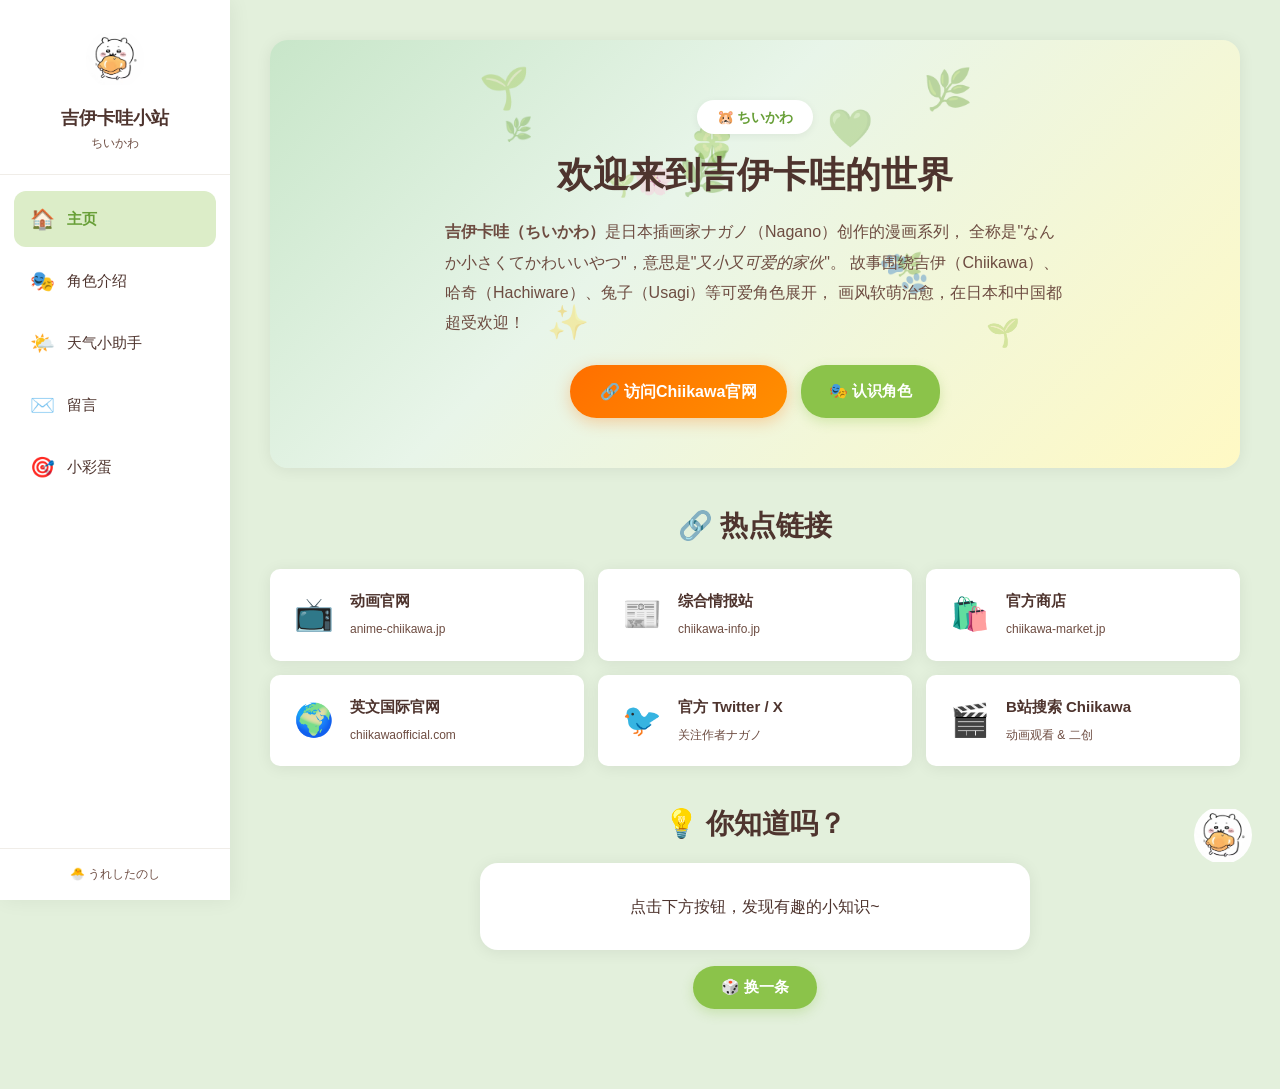
<file: index.html>
<!DOCTYPE html>
<html lang="zh-CN">
<head>
    <meta charset="UTF-8">
    <meta name="viewport" content="width=device-width, initial-scale=1.0">
    <title>吉伊卡哇小站 - Chiikawa</title>
    <link rel="stylesheet" href="style.css">
</head>
<body>
    <div class="app-container">

        <!-- ====== 左侧导航栏 ====== -->
        <aside class="sidebar" id="sidebar">
            <div class="sidebar-header">
                <div class="sidebar-logo"><img src="images/chiikawa.png" alt="吉伊" class="sidebar-logo-img"></div>
                <h2>吉伊卡哇小站</h2>
                <p class="sidebar-subtitle">ちいかわ</p>
            </div>

            <nav class="sidebar-nav">
                <a href="#" class="nav-item active" data-page="home">
                    <span class="nav-icon">🏠</span>
                    <span>主页</span>
                </a>
                <a href="#" class="nav-item" data-page="characters">
                    <span class="nav-icon">🎭</span>
                    <span>角色介绍</span>
                </a>
                <a href="#" class="nav-item modal-trigger" id="side-weather">
                    <span class="nav-icon">🌤️</span>
                    <span>天气小助手</span>
                </a>
                <a href="#" class="nav-item" data-page="contact">
                    <span class="nav-icon">✉️</span>
                    <span>留言</span>
                </a>
                <a href="#" class="nav-item modal-trigger" id="side-game">
                    <span class="nav-icon">🎯</span>
                    <span>小彩蛋</span>
                </a>
            </nav>

            <div class="sidebar-footer">
                <p>🐣 うれしたのし</p>
            </div>
        </aside>

        <!-- ====== 主内容区 ====== -->
        <main class="main-content">

            <!-- ====== 主页 ====== -->
            <section class="page active" id="page-home">
                <div class="hero-section">
                    <div class="floating-icons" id="floating-icons"></div>
                    <div class="hero-content">
                        <div class="hero-badge">🐹 ちいかわ</div>
                        <h1 class="hero-title">欢迎来到吉伊卡哇的世界</h1>
                        <p class="hero-description">
                            <strong>吉伊卡哇（ちいかわ）</strong>是日本插画家ナガノ（Nagano）创作的漫画系列，
                            全称是"なんか小さくてかわいいやつ"，意思是"<em>又小又可爱的家伙</em>"。
                            故事围绕吉伊（Chiikawa）、哈奇（Hachiware）、兔子（Usagi）等可爱角色展开，
                            画风软萌治愈，在日本和中国都超受欢迎！
                        </p>
                        <div class="hero-buttons">
                            <a href="https://www.anime-chiikawa.jp/" target="_blank" class="btn-official">
                                🔗 访问Chiikawa官网
                            </a>
                            <button class="btn-cute" data-page="characters">🎭 认识角色</button>
                        </div>
                    </div>
                </div>

                <div class="links-section">
                    <h2 class="section-title">🔗 热点链接</h2>
                    <div class="links-grid">
                        <a href="https://www.anime-chiikawa.jp/" target="_blank" class="link-card">
                            <span class="link-icon">📺</span>
                            <span class="link-text">
                                <strong>动画官网</strong>
                                <small>anime-chiikawa.jp</small>
                            </span>
                        </a>
                        <a href="https://chiikawa-info.jp" target="_blank" class="link-card">
                            <span class="link-icon">📰</span>
                            <span class="link-text">
                                <strong>综合情报站</strong>
                                <small>chiikawa-info.jp</small>
                            </span>
                        </a>
                        <a href="https://www.chiikawa-market.jp" target="_blank" class="link-card">
                            <span class="link-icon">🛍️</span>
                            <span class="link-text">
                                <strong>官方商店</strong>
                                <small>chiikawa-market.jp</small>
                            </span>
                        </a>
                        <a href="https://www.chiikawaofficial.com" target="_blank" class="link-card">
                            <span class="link-icon">🌍</span>
                            <span class="link-text">
                                <strong>英文国际官网</strong>
                                <small>chiikawaofficial.com</small>
                            </span>
                        </a>
                        <a href="https://twitter.com/ngnchiikawa" target="_blank" class="link-card">
                            <span class="link-icon">🐦</span>
                            <span class="link-text">
                                <strong>官方 Twitter / X</strong>
                                <small>关注作者ナガノ</small>
                            </span>
                        </a>
                        <a href="https://www.bilibili.com/search?keyword=chiikawa" target="_blank" class="link-card">
                            <span class="link-icon">🎬</span>
                            <span class="link-text">
                                <strong>B站搜索 Chiikawa</strong>
                                <small>动画观看 & 二创</small>
                            </span>
                        </a>
                    </div>
                </div>

                <div class="fun-facts">
                    <h2 class="section-title">💡 你知道吗？</h2>
                    <div class="fact-card" id="fact-card">
                        <p id="fact-text">点击下方按钮，发现有趣的小知识~</p>
                    </div>
                    <button class="btn-cute" id="btn-fact">🎲 换一条</button>
                </div>
            </section>

            <!-- ====== 角色介绍页 ====== -->
            <section class="page" id="page-characters">
                <h2 class="section-title">🎭 角色介绍</h2>
                <p class="section-subtitle">鼠标悬停查看角色信息，移开3秒后消失，点击可固定浮窗</p>

                <div class="character-image-wrapper" id="character-image-wrapper">
                    <img
                        src="group-photo.jpg"
                        alt="吉伊卡哇角色合照"
                        class="character-photo"
                        id="character-photo"
                    >
                    <div class="image-placeholder" id="image-placeholder">
                        <div class="placeholder-content">
                            <span class="placeholder-icon">📷</span>
                            <p>请将你的吉伊卡哇合照命名为</p>
                            <p><strong>group-photo.jpg</strong></p>
                            <p>放入 no-comments 文件夹</p>
                        </div>
                    </div>
                    <div class="tooltip" id="tooltip">
                        <span class="tooltip-close" id="tooltip-close">&times;</span>
                        <div class="tooltip-body">
                            <div class="tooltip-name" id="tooltip-name"></div>
                            <div class="tooltip-desc" id="tooltip-desc"></div>
                        </div>
                    </div>
                </div>

                <div class="character-cards" id="character-cards">
                    <h3>角色列表（点击查看详情）</h3>
                </div>
            </section>

            <!-- ====== 留言页 ====== -->
            <section class="page" id="page-contact">
                <h2 class="section-title">✉️ 留言</h2>
                <p class="section-subtitle">有什么想说的，就写下来吧~</p>

                <form id="contact-form" class="contact-form">
                    <div class="form-group">
                        <label for="name">昵称</label>
                        <input type="text" id="name" name="name"
                               placeholder="请输入你的昵称" required>
                        <span class="error-msg" id="name-error"></span>
                    </div>

                    <div class="form-group">
                        <label for="email">邮箱</label>
                        <input type="email" id="email" name="email"
                               placeholder="请输入你的邮箱" required>
                        <span class="error-msg" id="email-error"></span>
                    </div>

                    <div class="form-group">
                        <label for="subject">主题</label>
                        <input type="text" id="subject" name="subject"
                               placeholder="请输入留言主题" required>
                        <span class="error-msg" id="subject-error"></span>
                    </div>

                    <div class="form-group">
                        <label for="message">留言内容</label>
                        <textarea id="message" name="message" rows="5"
                                  placeholder="请输入你想说的话..." required></textarea>
                        <span class="error-msg" id="message-error"></span>
                    </div>

                    <button type="submit" class="btn-cute btn-submit">
                        💌 发送留言
                    </button>
                </form>

                <div id="success-message" class="success-message">
                    留言发送成功！感谢你的留言~
                </div>
            </section>

        </main>
    </div>

    <!-- ====== 天气小助手弹窗 ====== -->
    <div class="modal-overlay" id="weather-modal">
        <div class="modal-card weather-modal-card">
            <button class="modal-close" id="weather-close">&times;</button>
            <h2 class="modal-title">🌤️ 天气小助手</h2>
            <div class="weather-search">
                <input type="text" id="city-input" class="city-input"
                       placeholder="输入城市名，如：北京">
                <button id="search-btn" class="btn-cute">🔍 查询</button>
            </div>
            <div class="weather-result-container" id="weather-result-container">
                <div class="weather-placeholder">
                    <span>🌈</span>
                    <p>输入城市名，查看天气~</p>
                </div>
            </div>
        </div>
    </div>

    <!-- ====== 角色详情弹窗 ====== -->
    <div class="modal-overlay" id="char-modal">
        <div class="modal-card char-modal-card">
            <button class="modal-close" id="char-modal-close">&times;</button>
            <div class="modal-emoji" id="char-modal-emoji"></div>
            <h2 class="modal-name" id="char-modal-name"></h2>
            <p class="modal-desc" id="char-modal-desc"></p>
        </div>
    </div>

    <!-- ====== 小彩蛋弹窗 ====== -->
    <div class="modal-overlay" id="game-modal">
        <div class="modal-card game-modal-card">
            <button class="modal-close" id="game-close">&times;</button>
            <h2 class="modal-title">🎯 戳一戳吉伊</h2>
            <p class="game-subtitle">点击跳来跳去的吉伊，看看能得多少分！</p>
            <div class="game-area" id="game-area">
                <div class="game-target" id="game-target"><img src="images/chiikawa.png" alt="吉伊" class="game-target-img"></div>
            </div>
            <div class="game-info">
                <span>得分：<strong id="game-score">0</strong></span>
                <span>剩余时间：<strong id="game-time">30</strong>秒</span>
            </div>
            <button class="btn-cute" id="btn-start-game">🎮 开始游戏</button>
        </div>
    </div>

    <!-- ====== 右下角浮动小伙伴 ====== -->
    <div class="floating-mascot" id="floating-mascot" title="点我试试~">
        <img src="images/chiikawa.png" alt="吉伊" class="mascot-img">
        <span class="mascot-bubble" id="mascot-bubble">戳戳我~</span>
    </div>

    <script src="script.js"></script>
</body>
</html>
</file>
<file: style.css>
:root {
    --bg-green: #E3F0DC;
    --sidebar-bg: #FFFFFF;
    --primary: #8BC34A;
    --primary-dark: #689F38;
    --accent-pink: #FFAB91;
    --accent-yellow: #FFF9C4;
    --text: #4E342E;
    --text-light: #6D4C41;
    --card-bg: #FFFFFF;
    --border: #DCEDC8;
    --shadow: 0 2px 16px rgba(0,0,0,0.07);
    --shadow-lg: 0 8px 32px rgba(0,0,0,0.10);
    --radius: 18px;
    --radius-sm: 10px;
    --transition: all 0.3s ease;
}

* { margin: 0; padding: 0; box-sizing: border-box; }
html { scroll-behavior: smooth; }

body {
    font-family: "Microsoft YaHei", "PingFang SC", "Noto Sans SC", sans-serif;
    background-color: var(--bg-green);
    color: var(--text);
    line-height: 1.6;
    min-height: 100vh;
}

.app-container {
    display: flex;
    min-height: 100vh;
}

/* ====== 导航栏 ====== */
.sidebar {
    position: fixed;
    top: 0; left: 0;
    width: 230px;
    height: 100vh;
    background-color: var(--sidebar-bg);
    box-shadow: 2px 0 20px rgba(0,0,0,0.06);
    display: flex;
    flex-direction: column;
    z-index: 100;
    transition: var(--transition);
}

.sidebar-header {
    padding: 30px 20px 20px;
    text-align: center;
    border-bottom: 1px solid #F0EDE8;
}

.sidebar-logo {
    margin-bottom: 8px;
    animation: bounce 2s infinite;
}

.sidebar-logo-img {
    width: 58px;
    height: 58px;
    object-fit: contain;
    border-radius: 50%;
}

@keyframes bounce {
    0%, 100% { transform: translateY(0); }
    50% { transform: translateY(-8px); }
}

.sidebar-header h2 {
    font-size: 18px;
    color: var(--text);
    font-weight: 700;
}

.sidebar-subtitle {
    font-size: 12px;
    color: var(--text-light);
    margin-top: 2px;
}

.sidebar-nav {
    flex: 1;
    padding: 16px 14px;
    display: flex;
    flex-direction: column;
    gap: 6px;
}

.nav-item {
    display: flex;
    align-items: center;
    gap: 12px;
    padding: 12px 16px;
    border-radius: 12px;
    text-decoration: none;
    color: var(--text);
    font-size: 15px;
    font-weight: 500;
    transition: var(--transition);
    cursor: pointer;
}

.nav-item:hover {
    background-color: #F1F8E9;
}

.nav-item.active {
    background-color: #DCEDC8;
    color: var(--primary-dark);
    font-weight: 600;
}

.nav-icon { font-size: 20px; }

.sidebar-footer {
    padding: 16px 20px;
    text-align: center;
    border-top: 1px solid #F0EDE8;
    font-size: 12px;
    color: var(--text-light);
}

/* ====== 主要内容区 ====== */
.main-content {
    margin-left: 230px;
    flex: 1;
    padding: 40px;
    max-width: calc(100% - 230px);
}

.page {
    display: none;
    animation: fadeIn 0.35s ease;
}

.page.active { display: block; }

@keyframes fadeIn {
    from { opacity: 0; transform: translateY(14px); }
    to   { opacity: 1; transform: translateY(0); }
}

/* ====== 标题 ====== */
.section-title {
    text-align: center;
    font-size: 28px;
    margin-bottom: 4px;
    color: var(--text);
}

.section-subtitle {
    text-align: center;
    color: var(--text-light);
    margin-bottom: 28px;
    font-size: 14px;
}

/* ====== 主页  ====== */
.hero-section {
    position: relative;
    background: linear-gradient(135deg, #C8E6C9 0%, #E8F5E9 40%, #FFF9C4 100%);
    border-radius: var(--radius);
    padding: 60px 40px 50px;
    text-align: center;
    margin-bottom: 36px;
    box-shadow: var(--shadow);
    overflow: hidden;
}

.floating-icons {
    position: absolute;
    top: 0; left: 0;
    width: 100%; height: 100%;
    pointer-events: none;
}

.float-icon {
    position: absolute;
    font-size: 28px;
    opacity: 0.35;
    animation: floatAround 8s ease-in-out infinite;
}

@keyframes floatAround {
    0%, 100% { transform: translateY(0) rotate(0deg); }
    25% { transform: translateY(-18px) rotate(5deg); }
    50% { transform: translateY(-6px) rotate(-3deg); }
    75% { transform: translateY(-22px) rotate(4deg); }
}

.hero-content { position: relative; z-index: 1; }

.hero-badge {
    display: inline-block;
    background-color: #FFF;
    padding: 6px 20px;
    border-radius: 20px;
    font-size: 14px;
    font-weight: 600;
    color: var(--primary-dark);
    margin-bottom: 18px;
    box-shadow: 0 2px 8px rgba(0,0,0,0.06);
}

.hero-title {
    font-size: 36px;
    margin-bottom: 18px;
    color: var(--text);
    line-height: 1.3;
}

.hero-description {
    font-size: 16px;
    color: var(--text-light);
    max-width: 620px;
    margin: 0 auto 26px;
    line-height: 1.9;
    text-align: left;
}

.hero-buttons {
    display: flex;
    gap: 14px;
    justify-content: center;
    flex-wrap: wrap;
}

.btn-official {
    display: inline-block;
    padding: 14px 30px;
    font-size: 16px;
    font-weight: 600;
    background: linear-gradient(135deg, #FF6F00, #FF8F00);
    color: white;
    text-decoration: none;
    border-radius: 28px;
    transition: var(--transition);
    box-shadow: 0 4px 16px rgba(255,111,0,0.3);
}

.btn-official:hover {
    transform: translateY(-2px);
    box-shadow: 0 6px 24px rgba(255,111,0,0.4);
}

.btn-cute {
    padding: 12px 28px;
    font-size: 15px;
    font-weight: 600;
    background-color: var(--primary);
    color: white;
    border: none;
    border-radius: 25px;
    cursor: pointer;
    font-family: inherit;
    transition: var(--transition);
    box-shadow: 0 4px 12px rgba(139,195,74,0.3);
}

.btn-cute:hover {
    background-color: var(--primary-dark);
    transform: translateY(-2px);
    box-shadow: 0 6px 20px rgba(139,195,74,0.4);
}

/* ====== 热点链接 ====== */
.links-section { margin-bottom: 36px; }

.links-grid {
    display: grid;
    grid-template-columns: repeat(3, 1fr);
    gap: 14px;
    margin-top: 20px;
}

.link-card {
    display: flex;
    align-items: center;
    gap: 16px;
    background-color: var(--card-bg);
    padding: 20px 24px;
    border-radius: var(--radius-sm);
    text-decoration: none;
    color: var(--text);
    box-shadow: var(--shadow);
    transition: var(--transition);
}

.link-card:hover {
    transform: translateY(-3px);
    box-shadow: var(--shadow-lg);
    background-color: #FFFDE7;
}

.link-icon { font-size: 32px; flex-shrink: 0; }
.link-text strong { display: block; font-size: 15px; margin-bottom: 2px; }
.link-text small { font-size: 12px; color: var(--text-light); }

/* ====== 趣味小知识 ====== */
.fun-facts { text-align: center; margin-bottom: 40px; }

.fact-card {
    background-color: var(--card-bg);
    border-radius: var(--radius);
    padding: 30px;
    max-width: 550px;
    margin: 16px auto;
    box-shadow: var(--shadow);
    min-height: 80px;
    display: flex;
    align-items: center;
    justify-content: center;
    transition: var(--transition);
}

.fact-card p { font-size: 16px; line-height: 1.7; }

/* ====== 角色介绍页 ====== */
.character-image-wrapper {
    position: relative;
    max-width: 700px;
    margin: 0 auto 30px;
    border-radius: var(--radius);
    overflow: hidden;
    box-shadow: var(--shadow-lg);
    background-color: #FFF;
    cursor: crosshair;
}

.character-photo {
    display: none;
    width: 100%;
    height: auto;
}

.character-photo.loaded { display: block; }

.image-placeholder {
    display: flex;
    align-items: center;
    justify-content: center;
    min-height: 360px;
    background: linear-gradient(135deg, #E8F5E9, #F1F8E9);
}

.placeholder-content { text-align: center; color: var(--text-light); }
.placeholder-icon { font-size: 72px; display: block; margin-bottom: 16px; }
.placeholder-content p { margin: 4px 0; font-size: 14px; }
.character-photo.loaded ~ .image-placeholder { display: none; }

/* 悬停浮窗 */
.tooltip {
    position: absolute;
    pointer-events: auto;
    opacity: 0;
    visibility: hidden;
    background-color: rgba(255,255,255,0.97);
    border-radius: 14px;
    padding: 14px 18px;
    box-shadow: 0 8px 28px rgba(0,0,0,0.18);
    z-index: 25;
    transition: opacity 0.2s ease, visibility 0.2s ease;
    max-width: 230px;
    min-width: 160px;
}

.tooltip.visible { opacity: 1; visibility: visible; }

.tooltip.pinned {
    box-shadow: 0 8px 28px rgba(139,195,74,0.3);
    border: 2px solid var(--primary);
}

.tooltip-close {
    display: none;
    position: absolute;
    top: 4px; right: 8px;
    background: none;
    border: none;
    font-size: 18px;
    cursor: pointer;
    color: #999;
    line-height: 1;
}

.tooltip.pinned .tooltip-close { display: block; }

.tooltip-body { pointer-events: none; }
.tooltip-name { font-weight: 700; font-size: 15px; color: var(--text); margin-bottom: 4px; }
.tooltip-desc { font-size: 13px; color: var(--text-light); line-height: 1.5; }

/* 九宫格 */
.char-grid-section {
    max-width: 700px;
    margin: 0 auto;
    text-align: center;
}

.char-grid-section h3 {
    font-size: 20px;
    margin-bottom: 16px;
}

.char-grid {
    display: grid;
    grid-template-columns: repeat(3, 1fr);
    gap: 20px;
}

.char-grid-card {
    background-color: var(--card-bg);
    border-radius: var(--radius);
    overflow: hidden;
    box-shadow: var(--shadow);
    cursor: pointer;
    transition: var(--transition);
    text-align: center;
}

.char-grid-card:hover {
    transform: translateY(-6px);
    box-shadow: var(--shadow-lg);
}

.char-grid-img {
    width: 100%;
    aspect-ratio: 1 / 1;
    object-fit: cover;
    display: block;
}

.char-grid-img-placeholder {
    width: 100%;
    aspect-ratio: 1 / 1;
    display: flex;
    align-items: center;
    justify-content: center;
    font-size: 52px;
    background: linear-gradient(135deg, #E8F5E9, #DCEDC8);
}

.char-grid-name {
    padding: 12px 8px;
    font-size: 15px;
    font-weight: 600;
    color: var(--text);
}

/* ====== 留言 ====== */
.contact-form {
    max-width: 500px;
    margin: 0 auto;
    background-color: white;
    border-radius: var(--radius);
    padding: 30px;
    box-shadow: var(--shadow);
}

.form-group { margin-bottom: 18px; }

.form-group label {
    display: block;
    margin-bottom: 6px;
    font-weight: 600;
    font-size: 14px;
}

.form-group input,
.form-group textarea {
    width: 100%;
    padding: 12px 16px;
    border: 2px solid #E0E0E0;
    border-radius: 10px;
    font-size: 15px;
    font-family: inherit;
    transition: var(--transition);
    outline: none;
    background-color: #FAFAFA;
}

.form-group input:focus,
.form-group textarea:focus {
    border-color: var(--primary);
    box-shadow: 0 0 0 3px rgba(139,195,74,0.12);
    background-color: #FFF;
}

.form-group input.error,
.form-group textarea.error {
    border-color: #E74C3C;
}

.error-msg {
    color: #E74C3C;
    font-size: 13px;
    margin-top: 4px;
    display: none;
}

.error-msg.show { display: block; }

.btn-submit { display: block; margin: 22px auto 0; width: 100%; }

.success-message {
    display: none;
    text-align: center;
    padding: 20px;
    background-color: #DCEDC8;
    color: var(--primary-dark);
    border-radius: var(--radius);
    max-width: 500px;
    margin: 20px auto 0;
    font-size: 15px;
    font-weight: 500;
}

.success-message.show { display: block; }

/* ====== 弹窗通用 ====== */
.modal-overlay {
    display: none;
    position: fixed;
    top: 0; left: 0;
    width: 100%; height: 100%;
    background-color: rgba(0,0,0,0.4);
    z-index: 200;
    align-items: center;
    justify-content: center;
}

.modal-overlay.show { display: flex; }

.modal-card {
    background-color: white;
    border-radius: var(--radius);
    padding: 36px 28px;
    position: relative;
    box-shadow: 0 20px 60px rgba(0,0,0,0.2);
    animation: modalPop 0.3s ease;
    max-width: 440px;
    width: 90%;
}

@keyframes modalPop {
    from { transform: scale(0.85); opacity: 0; }
    to   { transform: scale(1); opacity: 1; }
}

.modal-close {
    position: absolute;
    top: 12px; right: 16px;
    background: none;
    border: none;
    font-size: 28px;
    cursor: pointer;
    color: #BBB;
    transition: var(--transition);
}

.modal-close:hover { color: var(--text); }
.modal-title { text-align: center; font-size: 22px; margin-bottom: 18px; }

/* ====== 天气弹窗 ====== */
.weather-search { display: flex; gap: 8px; margin-bottom: 20px; }

.city-input {
    flex: 1;
    padding: 11px 16px;
    border: 2px solid #E0E0E0;
    border-radius: 22px;
    font-size: 14px;
    font-family: inherit;
    outline: none;
    transition: var(--transition);
}

.city-input:focus {
    border-color: var(--primary);
    box-shadow: 0 0 0 3px rgba(139,195,74,0.12);
}

.weather-result-container {
    text-align: center;
    min-height: 120px;
    display: flex;
    align-items: center;
    justify-content: center;
}

.weather-placeholder { text-align: center; color: var(--text-light); }
.weather-placeholder span { font-size: 48px; display: block; margin-bottom: 8px; }
.weather-placeholder p { font-size: 14px; }

.weather-result { display: none; text-align: center; }
.weather-result.show { display: block; }

.weather-city-name { font-size: 20px; font-weight: 700; margin-bottom: 4px; }
.weather-temp-main { font-size: 52px; font-weight: 700; color: var(--primary-dark); margin: 4px 0; }
.weather-desc-text { font-size: 16px; color: var(--text-light); margin-bottom: 14px; }

.weather-detail-row { display: flex; justify-content: center; gap: 24px; }
.weather-detail-item { text-align: center; }
.weather-detail-label { font-size: 11px; color: var(--text-light); }
.weather-detail-value { font-size: 18px; font-weight: 600; }

/* ====== 角色详情弹窗 ====== */
.char-modal-card { text-align: center; }
.modal-emoji { font-size: 56px; margin-bottom: 10px; }
.modal-char-img { width: 140px; height: 140px; object-fit: contain; border-radius: 50%; }
.modal-name  { font-size: 22px; margin-bottom: 10px; }
.modal-desc  { font-size: 15px; color: var(--text-light); line-height: 1.8; }

/* ====== 小彩蛋 ====== */
.game-modal-card { text-align: center; max-width: 460px; }
.game-subtitle { font-size: 13px; color: var(--text-light); margin-bottom: 16px; }

.game-area {
    width: 100%;
    height: 220px;
    background-color: #F1F8E9;
    border-radius: var(--radius-sm);
    position: relative;
    overflow: hidden;
    margin-bottom: 14px;
    cursor: crosshair;
}

.game-target {
    position: absolute;
    cursor: pointer;
    transition: none;
    user-select: none;
    animation: targetPop 0.25s ease;
}

.game-target-img {
    width: 54px;
    height: 54px;
    object-fit: contain;
}

@keyframes targetPop {
    from { transform: scale(0.3); }
    to   { transform: scale(1); }
}

.game-info {
    display: flex;
    justify-content: center;
    gap: 30px;
    margin-bottom: 14px;
    font-size: 15px;
}

.game-info strong { color: var(--primary-dark); font-size: 20px; }

/* ====== 浮动小伙伴 ====== */
.floating-mascot {
    position: fixed;
    bottom: 28px; right: 28px;
    cursor: pointer;
    z-index: 90;
    transition: transform 0.3s ease;
    animation: floatMascot 3s ease-in-out infinite;
}

.mascot-img {
    width: 58px;
    height: 58px;
    object-fit: contain;
    border-radius: 50%;
}

@keyframes floatMascot {
    0%, 100% { transform: translateY(0); }
    50% { transform: translateY(-14px); }
}

.floating-mascot:hover {
    animation: none;
    transform: scale(1.2);
}

.mascot-bubble {
    position: absolute;
    top: -36px;
    left: 50%;
    transform: translateX(-50%);
    background-color: #FFF;
    padding: 6px 14px;
    border-radius: 16px;
    font-size: 12px;
    font-weight: 500;
    white-space: nowrap;
    box-shadow: var(--shadow);
    opacity: 0;
    visibility: hidden;
    transition: var(--transition);
}

.floating-mascot:hover .mascot-bubble {
    opacity: 1;
    visibility: visible;
}

/* ====== 响应式 ====== */
@media (max-width: 768px) {
    .sidebar { width: 180px; }
    .sidebar-header h2 { font-size: 15px; }
    .nav-item { font-size: 13px; padding: 10px 12px; gap: 8px; }

    .main-content {
        margin-left: 180px;
        max-width: calc(100% - 180px);
        padding: 24px 16px;
    }

    .hero-section { padding: 40px 24px 36px; }
    .hero-title { font-size: 26px; }
    .links-grid { grid-template-columns: repeat(2, 1fr); }
    .char-grid { grid-template-columns: repeat(2, 1fr); }
}

@media (max-width: 520px) {
    .sidebar { width: 60px; }
    .sidebar-header { padding: 16px 6px; }
    .sidebar-header h2,
    .sidebar-subtitle,
    .sidebar-footer,
    .nav-item span:last-child { display: none; }

    .sidebar-nav { padding: 10px 6px; align-items: center; }
    .nav-item { justify-content: center; padding: 12px; }
    .nav-icon { font-size: 22px; }

    .main-content {
        margin-left: 60px;
        max-width: calc(100% - 60px);
        padding: 16px 12px;
    }

    .hero-section { padding: 30px 16px 24px; }
    .hero-title { font-size: 22px; }
    .hero-description { font-size: 14px; }
    .links-grid { grid-template-columns: 1fr; }
    .char-grid { grid-template-columns: 1fr; }
    .floating-mascot { bottom: 16px; right: 16px; font-size: 40px; }
}
</file>
